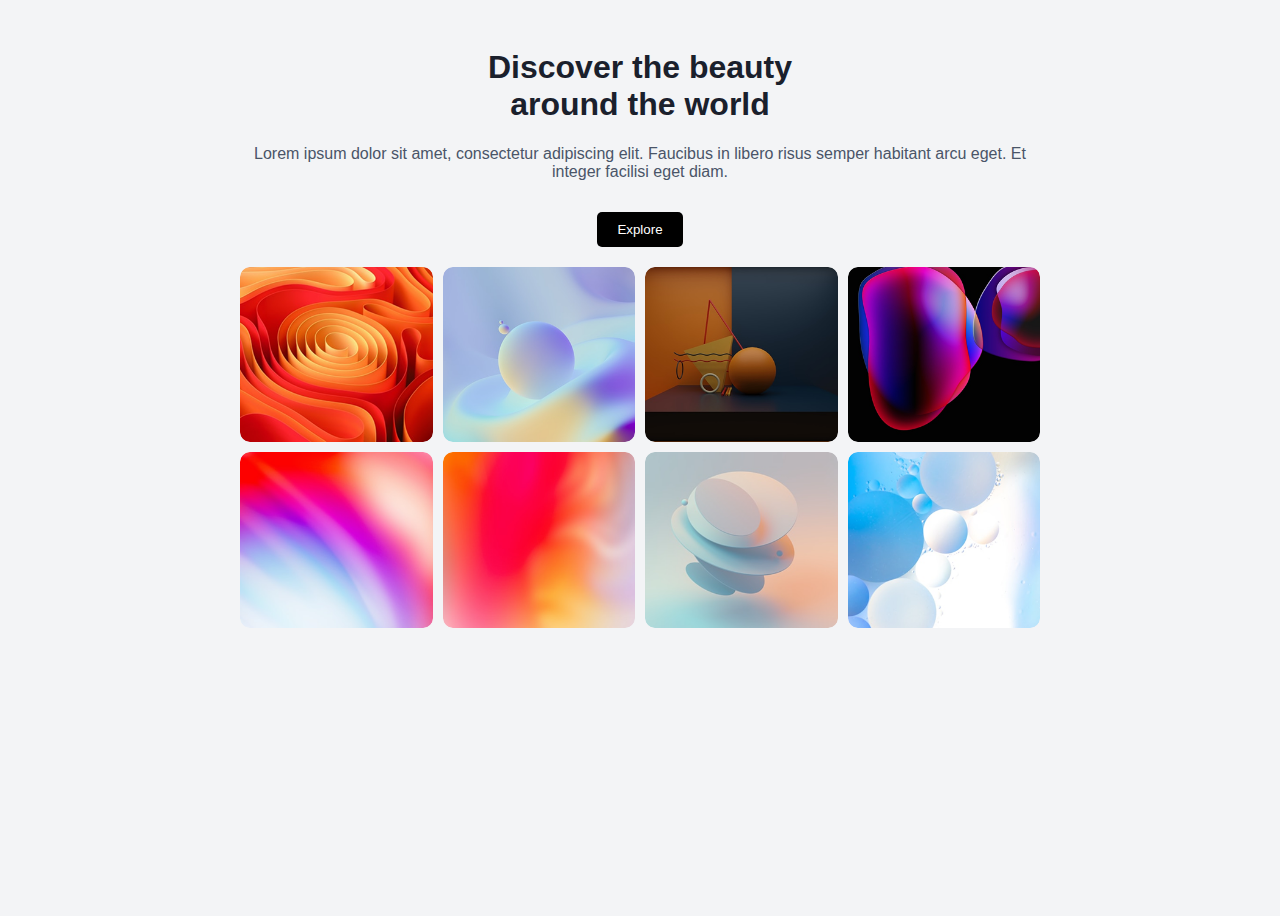
<file: Prototipo1/index.html>
<!-- index.html -->
<!DOCTYPE html>
<html lang="es">
<head>
    <meta charset="UTF-8">
    <meta name="viewport" content="width=device-width, initial-scale=1.0">
    <title>Prototipo 1</title>
    <link rel="stylesheet" href="styles.css">
    <link href="https://fonts.googleapis.com/css2?family=Inter:ital,opsz,wght@0,14..32,100..900;1,14..32,100..900&family=Nunito+Sans:ital,opsz,wght@0,6..12,200..1000;1,6..12,200..1000&display=swap" rel="stylesheet"/>
</head>
<body>
    <div class="container">
        <h1>Discover the beauty <br> around the world</h1>
        <p>Lorem ipsum dolor sit amet, consectetur adipiscing elit. Faucibus in libero risus semper habitant arcu eget. Et integer facilisi eget diam.</p>
        <button class="explore-btn">Explore</button>
        
        <div class="gallery">
            <img src="/Prototipo1/imagen/1.png" class="gallery-item">
            <img src="/Prototipo1/imagen/2.png" class="gallery-item">
            <img src="/Prototipo1/imagen/3.png" class="gallery-item">
            <img src="/Prototipo1/imagen/4.png" class="gallery-item">
            <img src="/Prototipo1/imagen/5.png" class="gallery-item">
            <img src="/Prototipo1/imagen/6.png" class="gallery-item">
            <img src="/Prototipo1/imagen/7.png" class="gallery-item">
            <img src="/Prototipo1/imagen/8.png" class="gallery-item">
        </div>
    </div>
</body>
</html>
</file>
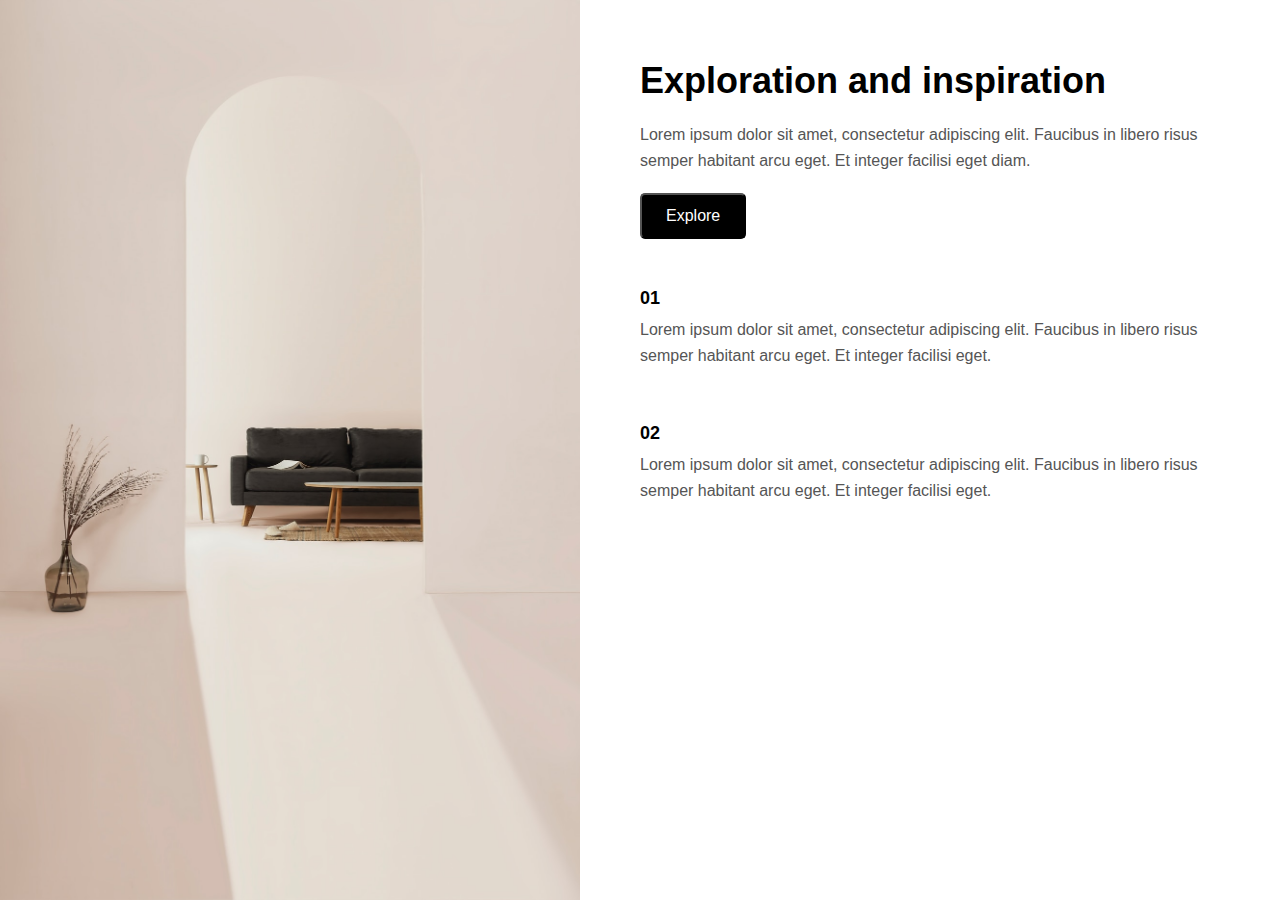
<file: Prototipo2/index.html>
<!DOCTYPE html>
<html lang="es">
<head>
    <meta charset="UTF-8">
    <meta name="viewport" content="width=device-width, initial-scale=1.0">
    <title>Prototipo 2</title>
    <link rel="stylesheet" href="styles.css">
    <link href="https://fonts.googleapis.com/css2?family=Inter:ital,opsz,wght@0,14..32,100..900;1,14..32,100..900&family=Nunito+Sans:ital,opsz,wght@0,6..12,200..1000;1,6..12,200..1000&display=swap" rel="stylesheet"/>
</head>
<body>
    <div class="container">
        <div class="image-section"></div>
        <div class="content-section">
            <h1>Exploration and inspiration</h1>
            <p>Lorem ipsum dolor sit amet, consectetur adipiscing elit. Faucibus in libero risus semper habitant arcu eget. Et integer facilisi eget diam.</p>
            <button class="button">Explore</button>
            
            <div class="numbered-text">
                <h3>01</h3>
                <p>Lorem ipsum dolor sit amet, consectetur adipiscing elit. Faucibus in libero risus semper habitant arcu eget. Et integer facilisi eget.</p>
            </div>
            <div class="numbered-text">
                <h3>02</h3>
                <p>Lorem ipsum dolor sit amet, consectetur adipiscing elit. Faucibus in libero risus semper habitant arcu eget. Et integer facilisi eget.</p>
            </div>
        </div>
    </div>
</body>
</html>
</file>
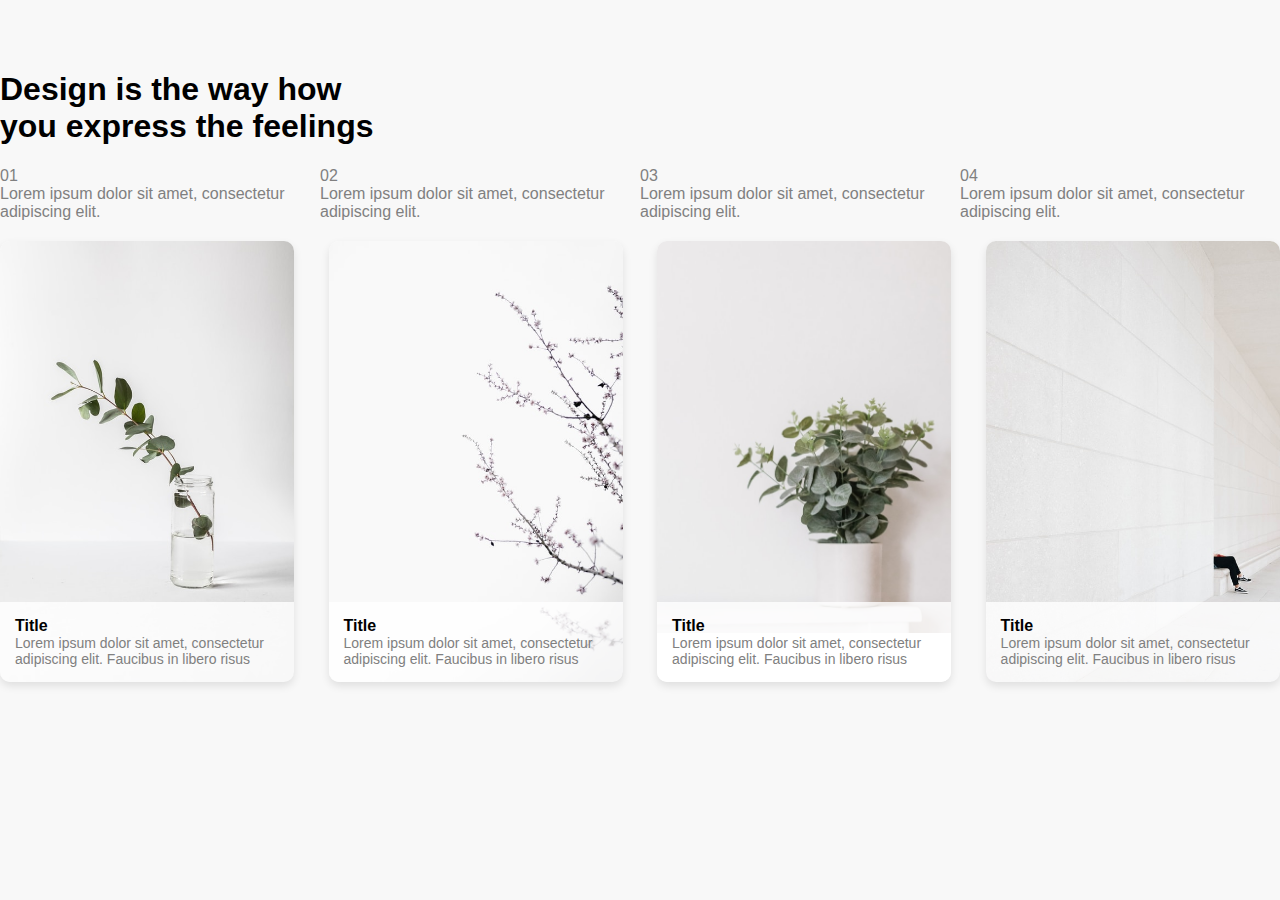
<file: Prototipo3/index.html>
<!DOCTYPE html>
<html lang="es">
<head>
    <meta charset="UTF-8">
    <meta name="viewport" content="width=device-width, initial-scale=1.0">
    <title>Prototipo 3</title>
    <link rel="stylesheet" href="styles.css">
    <link href="https://fonts.googleapis.com/css2?family=Inter:ital,opsz,wght@0,14..32,100..900;1,14..32,100..900&family=Nunito+Sans:ital,opsz,wght@0,6..12,200..1000;1,6..12,200..1000&display=swap" rel="stylesheet"/>
</head>
<body>
    <div class="container">
        <h1>Design is the way how<br> you express the feelings</h1>
        <div class="subtitle">
            <div>01<br>Lorem ipsum dolor sit amet, consectetur adipiscing elit.</div>
            <div>02<br>Lorem ipsum dolor sit amet, consectetur adipiscing elit.</div>
            <div>03<br>Lorem ipsum dolor sit amet, consectetur adipiscing elit.</div>
            <div>04<br>Lorem ipsum dolor sit amet, consectetur adipiscing elit.</div>
        </div>
        <div class="cards">
            <div class="card">
                <img src="/imagen/minirama.jpg" alt="Imagen 1">
                <div class="card-content">
                    <div class="card-title">Title</div>
                    <div class="card-text">Lorem ipsum dolor sit amet, consectetur adipiscing elit. Faucibus in libero risus</div>
                </div>
            </div>
            <div class="card">
                <img src="/imagen/ramas.jpg" alt="Imagen 2">
                <div class="card-content">
                    <div class="card-title">Title</div>
                    <div class="card-text">Lorem ipsum dolor sit amet, consectetur adipiscing elit. Faucibus in libero risus</div>
                </div>
            </div>
            <div class="card">
                <img src="/imagen/maceta.jpg" alt="Imagen 3">
                <div class="card-content">
                    <div class="card-title">Title</div>
                    <div class="card-text">Lorem ipsum dolor sit amet, consectetur adipiscing elit. Faucibus in libero risus</div>
                </div>
            </div>
            <div class="card">
                <img src="/imagen/pared.jpg" alt="Imagen 4">
                <div class="card-content">
                    <div class="card-title">Title</div>
                    <div class="card-text">Lorem ipsum dolor sit amet, consectetur adipiscing elit. Faucibus in libero risus</div>
                </div>
            </div>
        </div>
    </div>
</body>
</html>
</file>
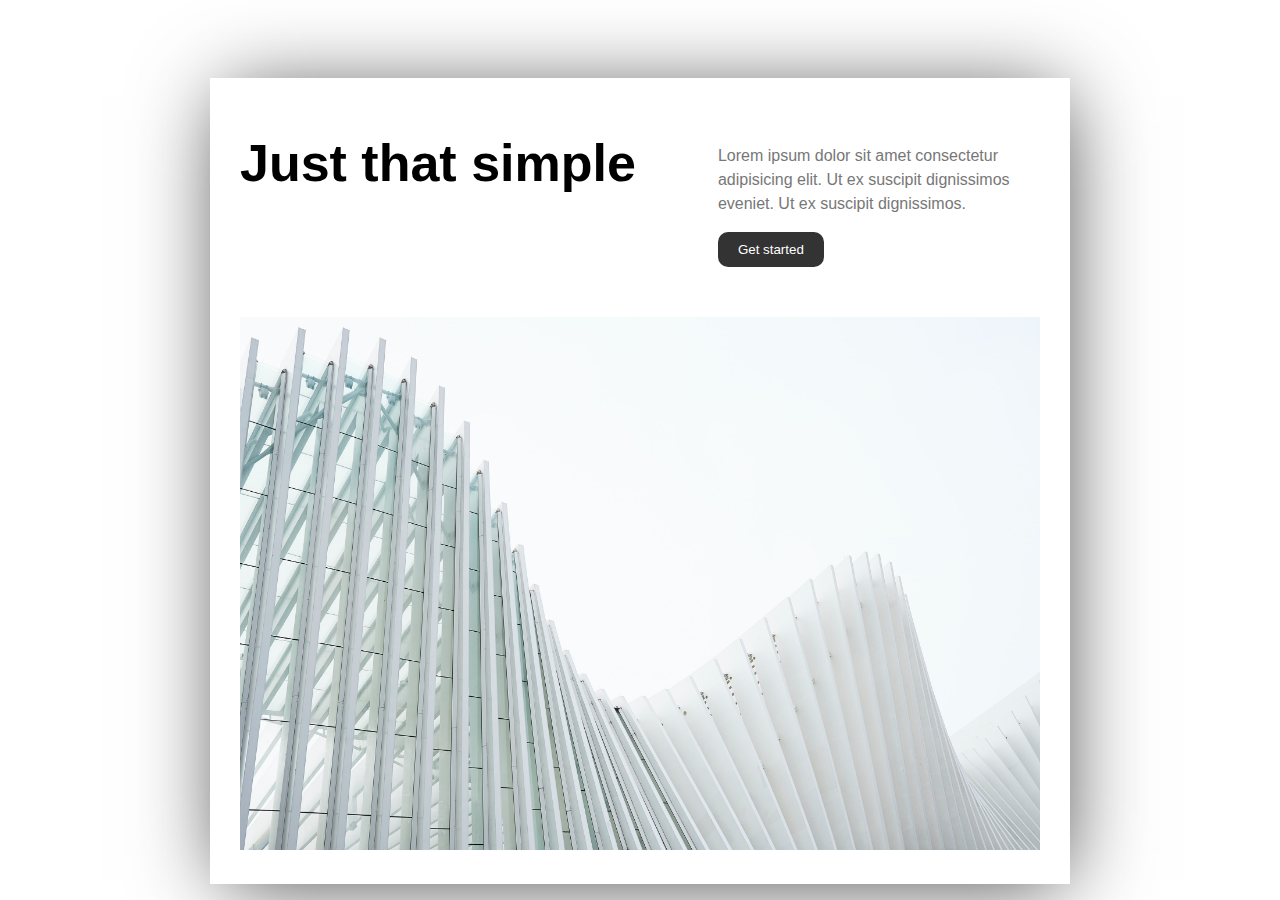
<file: Prototipo4/index.html>
<!DOCTYPE html>
<html lang="en">
<head>
    <meta charset="UTF-8">
    <meta name="viewport" content="width=device-width, initial-scale=1.0">
    <title>Prototipo 4</title>
    <link rel="stylesheet" href="styles.css">
</head>
<body>
    <section class="Prototipo-4">
        <div>
            <h2>Just that simple</h2>
            <div class="Prototipo-4_parte2">
                <p>Lorem ipsum dolor sit amet consectetur adipisicing elit. Ut ex suscipit dignissimos eveniet. Ut ex suscipit dignissimos.</p>
                <button>Get started</button>
            </div>
        </div>
        <img src="/imagen/arquitectura.jpg">
    </section>

</body>
</html>
</file>
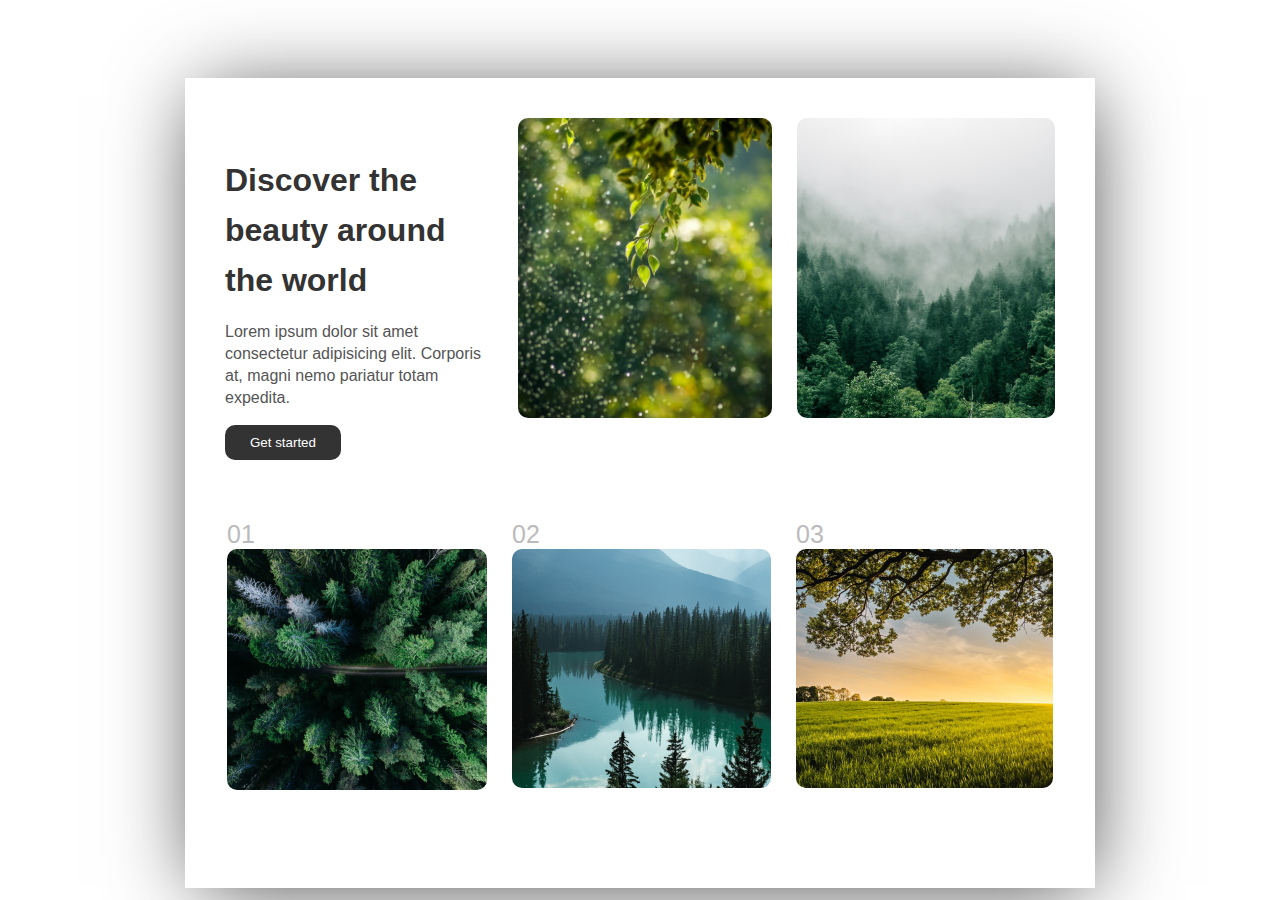
<file: Prototipo5/index.html>
<!DOCTYPE html>
<html lang="en">
<head>
    <meta charset="UTF-8">
    <meta name="viewport" content="width=device-width, initial-scale=1.0">
    <title>Prototipo 2</title>
    <link rel="stylesheet" href="styles.css">
</head>
<body>
    <section class="carta-2">
        <div class="carta-2__primera-parte">
            <div>
                <h2>Discover the beauty around the world</h2>
                <p>Lorem ipsum dolor sit amet consectetur adipisicing elit. Corporis at, magni nemo pariatur totam expedita.</p>
                <button>Get started</button>
            </div>
            <img src="/imagen/naturaleza.png">
            <img src="/imagen/bosque.png">
        </div>
        <div class="carta-2__segunda-parte">
            <div>
                <div class="carta-2__numero">01</div>
                <img src="/imagen/arboles.png">
            </div>
            <div>
                <div class="carta-2__numero">02</div>
                <img src="/imagen/lago.png">
            </div>
            <div>
                <div class="carta-2__numero">03</div>
                <img src="/imagen/atardecer.png">
            </div>
        </div>
    </section>
</body>
</html>
</file>
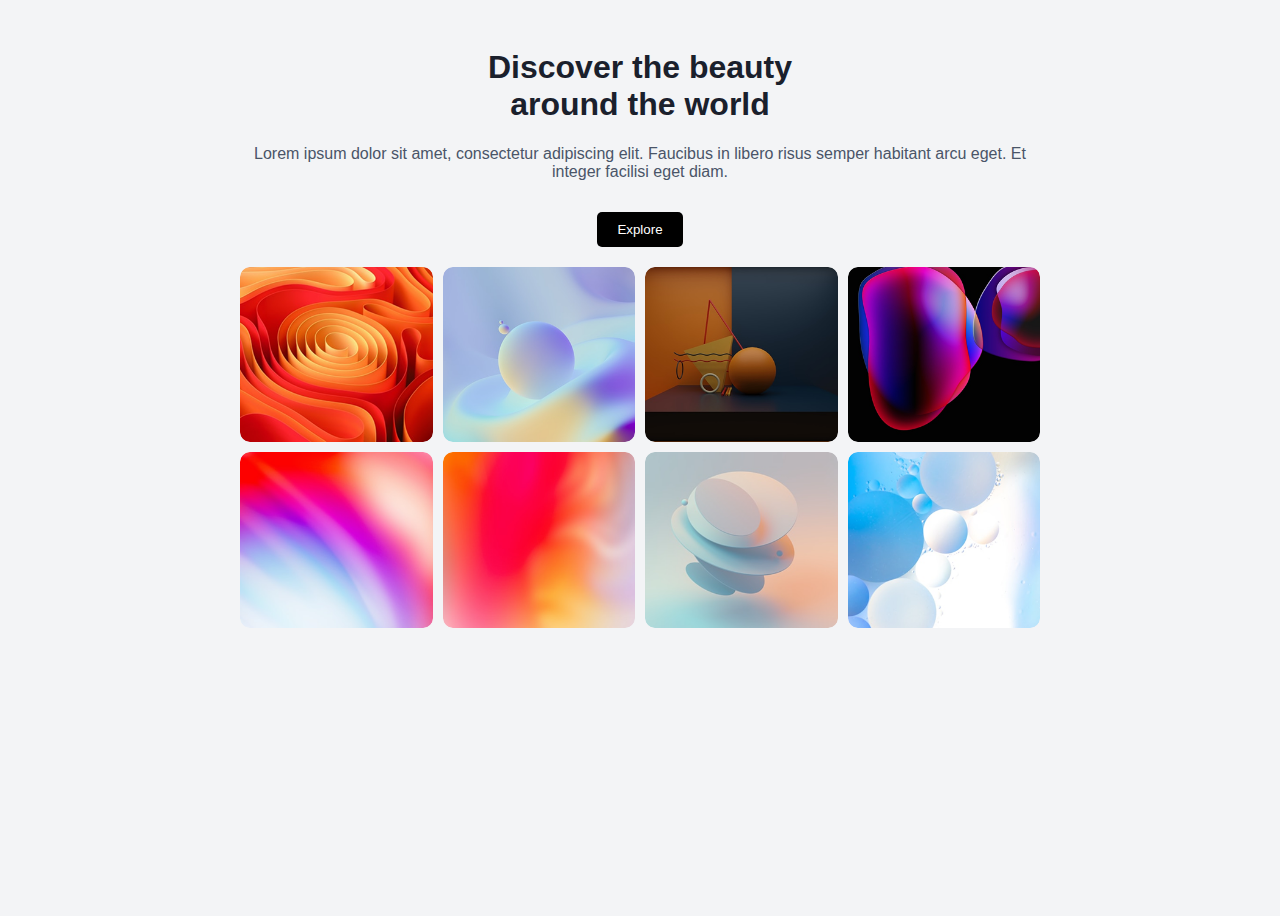
<file: Prototipos/Prototipo1/index.html>
<!-- index.html -->
<!DOCTYPE html>
<html lang="es">
<head>
    <meta charset="UTF-8">
    <meta name="viewport" content="width=device-width, initial-scale=1.0">
    <title>Prototipo 1</title>
    <link rel="stylesheet" href="styles.css">
    <link href="https://fonts.googleapis.com/css2?family=Inter:ital,opsz,wght@0,14..32,100..900;1,14..32,100..900&family=Nunito+Sans:ital,opsz,wght@0,6..12,200..1000;1,6..12,200..1000&display=swap" rel="stylesheet"/>
</head>
<body>
    <div class="container">
        <h1>Discover the beauty <br> around the world</h1>
        <p>Lorem ipsum dolor sit amet, consectetur adipiscing elit. Faucibus in libero risus semper habitant arcu eget. Et integer facilisi eget diam.</p>
        <button class="explore-btn">Explore</button>
        
        <div class="gallery">
            <img src="/Prototipos/Prototipo1/imagen/1.png" class="gallery-item">
            <img src="/Prototipos/Prototipo1/imagen/2.png" class="gallery-item">
            <img src="/Prototipos/Prototipo1/imagen/3.png" class="gallery-item">
            <img src="/Prototipos/Prototipo1/imagen/4.png" class="gallery-item">
            <img src="/Prototipos/Prototipo1/imagen/5.png" class="gallery-item">
            <img src="/Prototipos/Prototipo1/imagen/6.png" class="gallery-item">
            <img src="/Prototipos/Prototipo1/imagen/7.png" class="gallery-item">
            <img src="/Prototipos/Prototipo1/imagen/8.png" class="gallery-item">
        </div>
    </div>
</body>
</html>
</file>
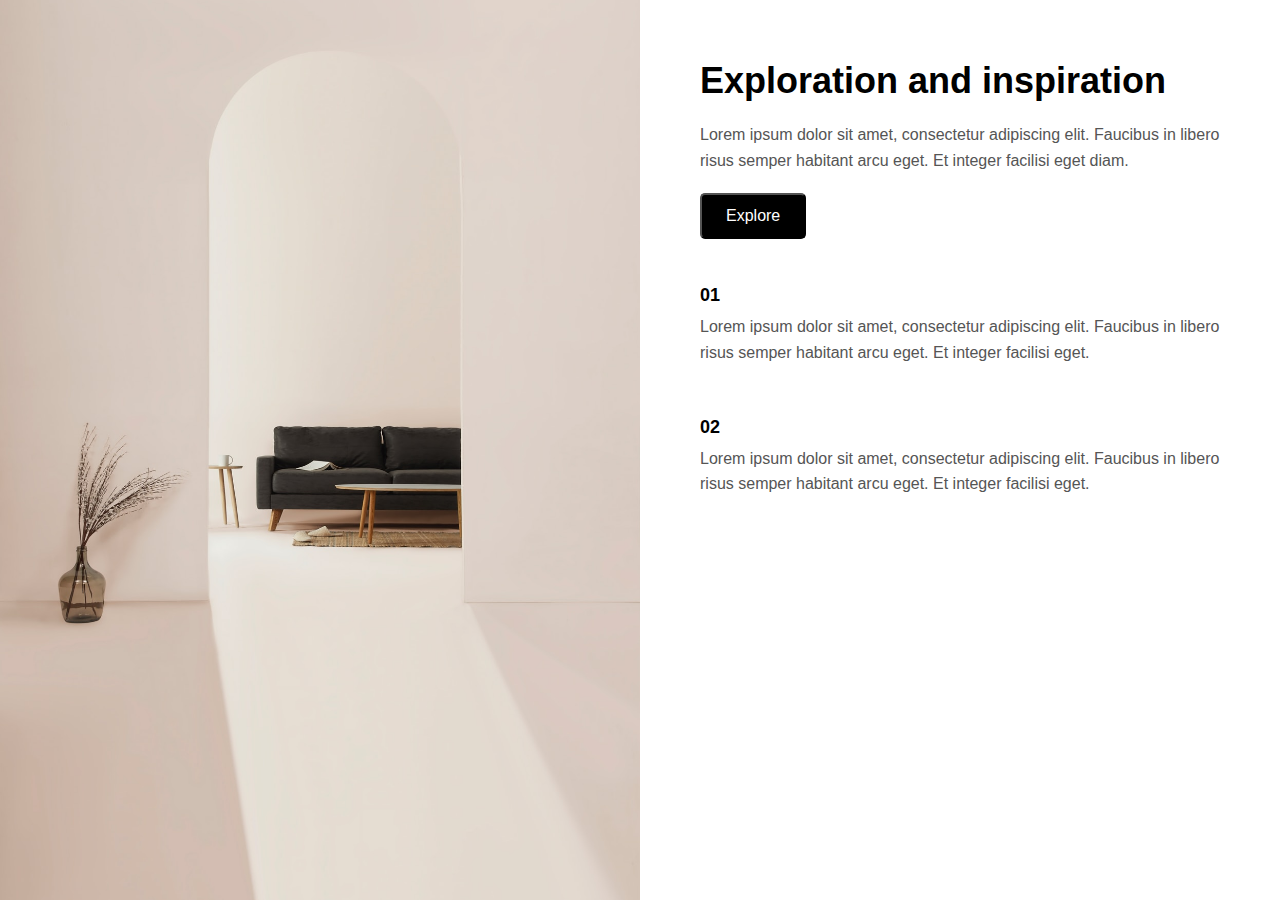
<file: index2.html>
<!DOCTYPE html>
<html lang="es">
<head>
    <meta charset="UTF-8">
    <meta name="viewport" content="width=device-width, initial-scale=1.0">
    <title>Exploration and Inspiration</title>
    <link rel="stylesheet" href="styles2.css">
</head>
<body>
    <div class="container">
        <div class="image-section"></div>
        <div class="content-section">
            <h1>Exploration and inspiration</h1>
            <p>Lorem ipsum dolor sit amet, consectetur adipiscing elit. Faucibus in libero risus semper habitant arcu eget. Et integer facilisi eget diam.</p>
            <button class="button">Explore</button>
            
            <div class="numbered-text">
                <h3>01</h3>
                <p>Lorem ipsum dolor sit amet, consectetur adipiscing elit. Faucibus in libero risus semper habitant arcu eget. Et integer facilisi eget.</p>
            </div>
            <div class="numbered-text">
                <h3>02</h3>
                <p>Lorem ipsum dolor sit amet, consectetur adipiscing elit. Faucibus in libero risus semper habitant arcu eget. Et integer facilisi eget.</p>
            </div>
        </div>
    </div>
</body>
</html>
</file>
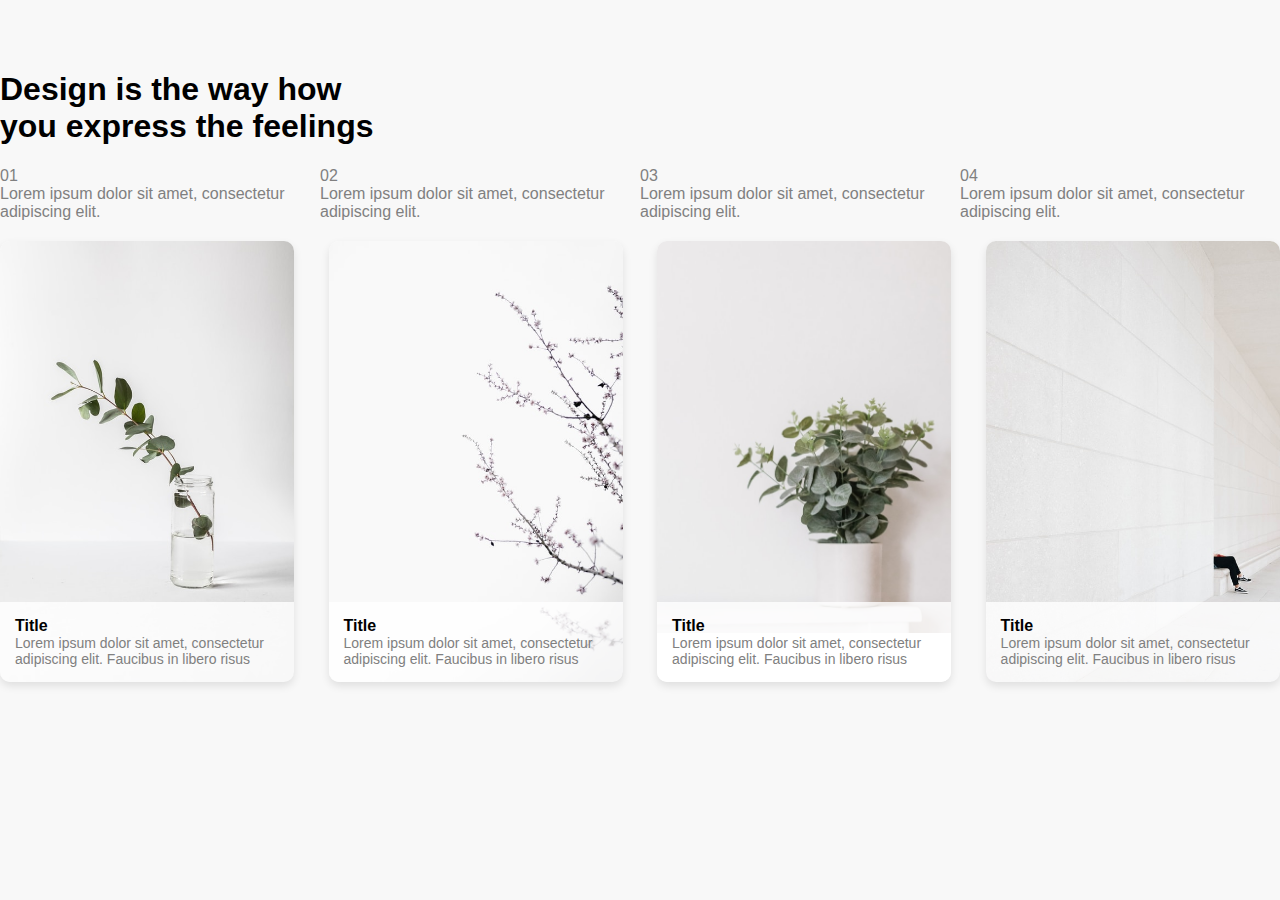
<file: index3.html>
<!DOCTYPE html>
<html lang="es">
<head>
    <meta charset="UTF-8">
    <meta name="viewport" content="width=device-width, initial-scale=1.0">
    <title>Design is the way how you express the feelings</title>
    <link rel="stylesheet" href="styles3.css">
</head>
<body>
    <div class="container">
        <h1>Design is the way how<br> you express the feelings</h1>
        <div class="subtitle">
            <div>01<br>Lorem ipsum dolor sit amet, consectetur adipiscing elit.</div>
            <div>02<br>Lorem ipsum dolor sit amet, consectetur adipiscing elit.</div>
            <div>03<br>Lorem ipsum dolor sit amet, consectetur adipiscing elit.</div>
            <div>04<br>Lorem ipsum dolor sit amet, consectetur adipiscing elit.</div>
        </div>
        <div class="cards">
            <div class="card">
                <img src="imagen/minirama.jpg" alt="Imagen 1">
                <div class="card-content">
                    <div class="card-title">Title</div>
                    <div class="card-text">Lorem ipsum dolor sit amet, consectetur adipiscing elit. Faucibus in libero risus</div>
                </div>
            </div>
            <div class="card">
                <img src="imagen/ramas.jpg" alt="Imagen 2">
                <div class="card-content">
                    <div class="card-title">Title</div>
                    <div class="card-text">Lorem ipsum dolor sit amet, consectetur adipiscing elit. Faucibus in libero risus</div>
                </div>
            </div>
            <div class="card">
                <img src="imagen/maceta.jpg" alt="Imagen 3">
                <div class="card-content">
                    <div class="card-title">Title</div>
                    <div class="card-text">Lorem ipsum dolor sit amet, consectetur adipiscing elit. Faucibus in libero risus</div>
                </div>
            </div>
            <div class="card">
                <img src="imagen/pared.jpg" alt="Imagen 4">
                <div class="card-content">
                    <div class="card-title">Title</div>
                    <div class="card-text">Lorem ipsum dolor sit amet, consectetur adipiscing elit. Faucibus in libero risus</div>
                </div>
            </div>
        </div>
    </div>
</body>
</html>
</file>
<file: Prototipo1/styles.css>
body {
    background-color: #f3f4f6;
    display: flex;
    box-sizing: border-box;
    justify-content: center;
    min-height: 100vh;
    font-family: Arial, sans-serif;
    text-align: center;
}

.container {
    max-width: 800px;
    padding: 20px;
}

h1 {
    font-size: 2rem;
    color: #1a202c;
}

p {
    color: #4a5568;
    margin-top: 10px;
}

.explore-btn {
    margin-top: 15px;
    padding: 10px 20px;
    background-color: black;
    color: white;
    border: none;
    border-radius: 5px;
    cursor: pointer;
}

.explore-btn:hover {
    background-color: #2d3748;
}

.gallery {
    display: grid;
    grid-template-columns: repeat(4, 1fr);
    gap: 10px;
    margin-top: 20px;
}

.gallery-item {
    width: 100%;
    border-radius: 10px;
}
</file>
<file: Prototipo2/styles.css>
* {
    margin: 0;
    padding: 0;
    font-family: Arial, sans-serif;
}

body, html {
    width: 100%;
    height: 100%;
    display: flex;
    background: #fff;
}

.container {
    display: flex;
    width: 100%;
    height: 100vh;
}

.image-section {
    width: 50%;
    height: 100%;
    background: url(/imagen/salon.jpg) no-repeat center center/cover;
}

.content-section {
    width: 50%;
    padding: 60px;
    display: flex;
    flex-direction: column;
    justify-content: flex-start;
    align-items: flex-start;
    text-align: left;
}

h1 {
    font-size: 36px;
    margin-bottom: 20px;
}

p {
    font-size: 16px;
    color: #555;
    line-height: 1.6;
}

.button {
    display: inline-block;
    margin-top: 20px;
    padding: 12px 24px;
    background: black;
    color: white;
    text-decoration: none;
    border-radius: 5px;
    font-size: 16px;
    margin-bottom: 5%;
}

.numbered-text {
    margin-top: 20px;
    width: 100%;
    text-align: left;
    margin-bottom: 6%;
}

.numbered-text h3 {
    font-size: 18px;
    margin-bottom: 8px;
}
</file>
<file: Prototipo3/styles.css>
body {
    font-family: Arial, sans-serif;
    box-sizing: border-box;
    margin: 0;
    padding: 0;
    background-color: #f8f8f8;
    text-align: left;
    height: 100vh;
    display: flex;
    justify-content: left;
    align-items: left;
}
.container {
    width: 100%;
    padding: 50px 0;
}
h1 {
    font-size: 32px;
    font-weight: bold;
}
.subtitle {
    display: flex;
    justify-content: space-between;
    margin: 20px 0;
    color: gray;
}
.cards {
    display: flex;
    justify-content: space-between;
    gap: 20px;
    
}
.card {
    background-color: white;
    border-radius: 10px;
    overflow: hidden;
    width: 23%;
    box-shadow: 0 4px 8px rgba(0,0,0,0.1);
    position: relative;
}
.card img {
    width: 100%;
    height: auto;
    object-fit: cover;
    display: block;
}
.card-content {
    position: absolute;
    bottom: 0;
    left: 0;
    width: 100%;
    background: rgba(255, 255, 255, 0.8);
    padding: 15px;
    text-align: left;
}
.card-title {
    font-weight: bold;
}
.card-text {
    font-size: 14px;
    color: gray;
}
</file>
<file: Prototipo4/styles.css>
body {
    display: flex;
    box-sizing: border-box;
    align-items: center;
    flex-direction: column;
    font-family: sans-serif;
}

.Prototipo-4 {
    width: 800px;
    margin-top: 70px;
    box-shadow: 3px 7px 81px -10px rgba(0,0,0,0.75);
    padding: 30px;
    padding-top: 50px;
}

.Prototipo-4 > div {
    display: flex;
    margin-bottom: 50px;
    gap: 82px;
}

.Prototipo-4 h2 {
    font-size: 52px;
    margin-top: 5px;
}

.Prototipo-4_parte2 {
    width: 40%;
}

.Prototipo-4_parte2 {
    color: #777;
    line-height: 24px;
}

.Prototipo-4_parte2 button {
    border: none;
    background-color: #333;
    color: #fff;
    padding: 10px 20px;
    border-radius: 10px;
}

.Prototipo-4 img {
    width: 100%;
}
</file>
<file: Prototipo5/styles.css>
body {
    display: flex;
    box-sizing: border-box;
    align-items: center;
    flex-direction: column;
    font-family: sans-serif;
}

.carta-2 {
    margin-top: 70px;
    max-width: 830px;
    height: 730px;
    box-shadow: 3px 7px 81px -10px rgba(0,0,0,0.75);
    display: flex;
    flex-direction: column;
    padding: 40px;
}

.carta-2__primera-parte {
    display: flex;
    justify-content: center;
    gap: 25px;
}

.carta-2__primera-parte div {
    display: flex;
    flex-direction: column;
    align-items: start;
    margin-top: 10px;
}

.carta-2__primera-parte h2 {
    font-size: 2rem;
    color: #333;
    line-height: 50px;
    margin-bottom: 0;
}

.carta-2__primera-parte button {
    border-radius: 10px;
    border: none;
    background-color: #333;
    color: #fff;
    padding: 10px 25px ;
}

.carta-2__primera-parte p {
    color: #555;
    line-height: 22px;
}

.carta-2__primera-parte img {
    height: 300px;
}

.carta-2__segunda-parte {
    display: flex;
    justify-content: center;
    gap: 25px;
    margin-top: 60px;
}

.carta-2 img {
    border-radius: 10px;
}

.carta-2__numero {
    color: #bbb;
    font-size: 25px;
    font-weight: 500;
}
</file>
<file: Prototipos/Prototipo1/styles.css>
body {
    background-color: #f3f4f6;
    display: flex;
    box-sizing: border-box;
    justify-content: center;
    min-height: 100vh;
    font-family: Arial, sans-serif;
    text-align: center;
}

.container {
    max-width: 800px;
    padding: 20px;
}

h1 {
    font-size: 2rem;
    color: #1a202c;
}

p {
    color: #4a5568;
    margin-top: 10px;
}

.explore-btn {
    margin-top: 15px;
    padding: 10px 20px;
    background-color: black;
    color: white;
    border: none;
    border-radius: 5px;
    cursor: pointer;
}

.explore-btn:hover {
    background-color: #2d3748;
}

.gallery {
    display: grid;
    grid-template-columns: repeat(4, 1fr);
    gap: 10px;
    margin-top: 20px;
}

.gallery-item {
    width: 100%;
    border-radius: 10px;
}
</file>
<file: styles2.css>
* {
    margin: 0;
    padding: 0;
    box-sizing: border-box;
    font-family: Arial, sans-serif;
}

body, html {
    width: 100%;
    height: 100%;
    display: flex;
    background: #fff;
}

.container {
    display: flex;
    width: 100%;
    height: 100vh;
}

.image-section {
    width: 50%;
    height: 100%;
    background: url(imagen/salon.jpg) no-repeat center center/cover;
}

.content-section {
    width: 50%;
    padding: 60px;
    display: flex;
    flex-direction: column;
    justify-content: flex-start;
    align-items: flex-start;
    text-align: left;
}

h1 {
    font-size: 36px;
    margin-bottom: 20px;
}

p {
    font-size: 16px;
    color: #555;
    line-height: 1.6;
}

.button {
    display: inline-block;
    margin-top: 20px;
    padding: 12px 24px;
    background: black;
    color: white;
    text-decoration: none;
    border-radius: 5px;
    font-size: 16px;
    margin-bottom: 5%;
}

.numbered-text {
    margin-top: 20px;
    width: 100%;
    text-align: left;
    margin-bottom: 6%;
}

.numbered-text h3 {
    font-size: 18px;
    margin-bottom: 8px;
}
</file>
<file: styles3.css>
body {
    font-family: Arial, sans-serif;
    margin: 0;
    padding: 0;
    background-color: #f8f8f8;
    text-align: left;
    height: 100vh;
    display: flex;
    justify-content: left;
    align-items: left;
}
.container {
    width: 100%;
    padding: 50px 0;
}
h1 {
    font-size: 32px;
    font-weight: bold;
}
.subtitle {
    display: flex;
    justify-content: space-between;
    margin: 20px 0;
    color: gray;
}
.cards {
    display: flex;
    justify-content: space-between;
    gap: 20px;
    
}
.card {
    background-color: white;
    border-radius: 10px;
    overflow: hidden;
    width: 23%;
    box-shadow: 0 4px 8px rgba(0,0,0,0.1);
    position: relative;
}
.card img {
    width: 100%;
    height: auto;
    object-fit: cover;
    display: block;
}
.card-content {
    position: absolute;
    bottom: 0;
    left: 0;
    width: 100%;
    background: rgba(255, 255, 255, 0.8);
    padding: 15px;
    text-align: left;
}
.card-title {
    font-weight: bold;
}
.card-text {
    font-size: 14px;
    color: gray;
}
</file>
